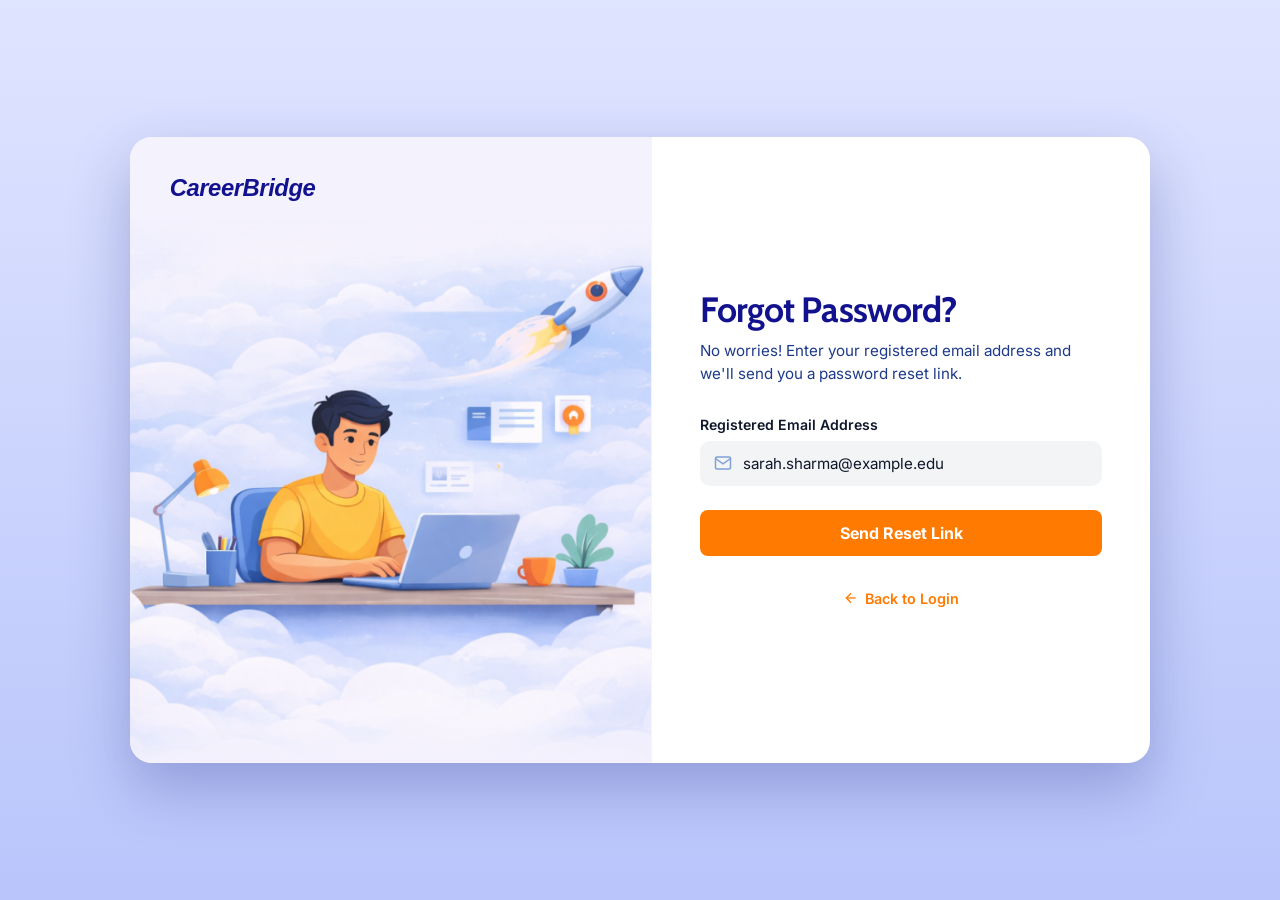
<file: careerbridge-ui/forgot-password.html>
<!DOCTYPE html>
<html lang="en">
<head>
  <meta charset="UTF-8">
  <meta name="viewport" content="width=device-width, initial-scale=1.0">
  <title>Reset Password - CareerBridge</title>
  <link rel="icon" type="image/svg+xml" href="assets/icons/logo.svg">
  <link rel="stylesheet" href="style.css">
</head>
<body>

  <div class="auth-wrapper">
    <div class="auth-container">
      
      <!-- Left Illustration Panel -->
      <div class="auth-sidebar">
        <a href="index.html" class="auth-sidebar-logo">
          <img src="assets/icons/logo.svg" alt="CareerBridge Logo" style="height: 36px;">
        </a>
        <div class="auth-illustration-wrap">
          <img src="assets/images/login-illustration.png" alt="Student at desk with clouds">
        </div>
        <div style="font-size: 0.85rem; color: #1e40af; text-align: center; z-index: 2;">
          Fast, secure, and hassle-free account recovery
        </div>
      </div>

      <!-- Right Form Panel -->
      <div class="auth-form-panel">
        <div class="auth-header">
          <h2>Forgot Password?</h2>
          <p>No worries! Enter your registered email address and we'll send you a password reset link.</p>
        </div>

        <div id="forgot-form-container">
          <form id="forgot-password-form">
            <!-- Email Input -->
            <div class="form-group" style="margin-bottom: 24px;">
              <label class="form-label" for="forgot-email">Registered Email Address</label>
              <div class="input-icon-wrap">
                <span class="input-icon">
                  <svg width="18" height="18" viewBox="0 0 24 24" fill="none" stroke="currentColor" stroke-width="2">
                    <path d="M4 4h16c1.1 0 2 .9 2 2v12c0 1.1-.9 2-2 2H4c-1.1 0-2-.9-2-2V6c0-1.1.9-2 2-2z"/>
                    <polyline points="22,6 12,13 2,6"/>
                  </svg>
                </span>
                <input type="email" id="forgot-email" class="form-input" placeholder="e.g. sarah.sharma@example.edu" value="sarah.sharma@example.edu" required>
              </div>
            </div>

            <!-- Submit Button -->
            <button type="submit" class="btn btn-primary-orange btn-block" style="padding: 13px; font-size: 1rem;">
              Send Reset Link
            </button>
          </form>
        </div>

        <!-- Animated Success Box (revealed on submit) -->
        <div id="forgot-success-box" style="display: none; text-align: center; padding: 24px 16px; background: #ecfdf5; border: 1.5px solid #a7f3d0; border-radius: var(--radius-lg); margin-bottom: 20px;">
          <div class="ico-tile" style="font-size: 2.4rem; margin-bottom: 8px;"><svg class="ui-i" width="33" height="33" viewBox="0 0 24 24" fill="none" stroke="currentColor" stroke-width="1.9" stroke-linecap="round" stroke-linejoin="round" aria-hidden="true"><path d="M4 4h16c1.1 0 2 .9 2 2v12c0 1.1-.9 2-2 2H4c-1.1 0-2-.9-2-2V6c0-1.1.9-2 2-2z"/><polyline points="22,6 12,13 2,6"/></svg></div>
          <h3 style="font-size: 1.2rem; color: #065f46; margin-bottom: 6px;">Reset Link Sent!</h3>
          <p style="font-size: 0.9rem; color: #047857; margin-bottom: 14px;">
            We've sent an email to <strong id="sent-email-target">your email</strong> with instructions to reset your password.
          </p>
          <a href="login.html" class="btn btn-primary-blue btn-sm">Return to Login</a>
        </div>

        <div class="auth-footer" style="margin-top: 32px;">
          <a href="login.html" class="link-orange" style="display: inline-flex; align-items: center; gap: 6px;">
            <svg width="16" height="16" viewBox="0 0 24 24" fill="none" stroke="currentColor" stroke-width="2">
              <line x1="19" y1="12" x2="5" y2="12"></line>
              <polyline points="12 19 5 12 12 5"></polyline>
            </svg>
            Back to Login
          </a>
        </div>
      </div>

    </div>
  </div>

  <script src="script.js"></script>
</body>
</html>
</file>
<file: careerbridge-ui/style.css>
/* ==========================================================================
   CareerBridge - Design System & Modern UI Stylesheet
   Pure HTML5, CSS3 & Vanilla JS
   Ultra-Professional, Premium, High-Converting SaaS Visual System
   ========================================================================== */

@import url('https://fonts.googleapis.com/css2?family=Cabin:ital,wght@0,500;0,600;0,700;1,700&family=Inter:wght@400;500;600;700;800&display=swap');

/* --- CSS Variables & Theming Tokens --- */
:root {
  /* Brand Palettes */
  --primary: #2563eb;
  --primary-hover: #1d4ed8;
  --primary-light: #eff6ff;
  --primary-navy: #090d16;
  --primary-navy-dark: #050811;

  /* Sidebar Theming */
  --sidebar-bg: #0d1527;
  --sidebar-hover: #172340;
  --sidebar-active: #1e3a8a;
  --sidebar-text: #94a3b8;
  --sidebar-text-active: #ffffff;

  /* Orange Vibrant Accent */
  --orange: #f97316;
  --orange-hover: #ea580c;
  --orange-active: #c2410c;
  --orange-light: #fff7ed;
  --orange-shadow: rgba(249, 115, 22, 0.28);

  /* Backgrounds & Surfaces (Light Mode) */
  --bg-body: #f8fafc;
  --bg-card: #ffffff;
  --bg-subtle: #f1f5f9;
  --bg-input: #ffffff;
  --border-color: #e2e8f0;
  --border-subtle: #edf2f7;

  /* Typography Colors */
  --text-primary: #0f172a;
  --text-secondary: #475569;
  --text-muted: #64748b;
  --text-white: #ffffff;

  /* Status Colors */
  --success: #10b981;
  --success-light: #ecfdf5;
  --warning: #f59e0b;
  --warning-light: #fffbeb;
  --danger: #ef4444;
  --danger-light: #fef2f2;
  --info: #0ea5e9;
  --info-light: #f0f9ff;
  --purple: #8b5cf6;
  --purple-light: #f5f3ff;

  /* Premium Elevated Shadows */
  --shadow-xs: 0 1px 2px rgba(15, 23, 42, 0.04);
  --shadow-sm: 0 1px 3px rgba(15, 23, 42, 0.06), 0 1px 2px rgba(15, 23, 42, 0.04);
  --shadow-md: 0 4px 14px rgba(15, 23, 42, 0.06), 0 2px 4px rgba(15, 23, 42, 0.03);
  --shadow-lg: 0 12px 28px -4px rgba(15, 23, 42, 0.08), 0 4px 8px -2px rgba(15, 23, 42, 0.04);
  --shadow-xl: 0 24px 48px -12px rgba(15, 23, 42, 0.16);
  --shadow-orange-btn: 0 6px 18px rgba(249, 115, 22, 0.32);
  --shadow-blue-btn: 0 6px 18px rgba(37, 99, 235, 0.28);

  /* Radius Tokens */
  --radius-xs: 4px;
  --radius-sm: 8px;
  --radius-md: 12px;
  --radius-lg: 16px;
  --radius-xl: 24px;
  --radius-full: 9999px;

  /* Transitions */
  --transition-fast: 0.15s ease;
  --transition-normal: 0.22s cubic-bezier(0.16, 1, 0.3, 1);
  --transition-smooth: 0.35s cubic-bezier(0.16, 1, 0.3, 1);
}

/* --- Dark Theme Overrides --- */
[data-theme="dark"] {
  --bg-body: #0b1120;
  --bg-card: #151e34;
  --bg-subtle: #1c2744;
  --bg-input: #111a30;
  --border-color: #243152;
  --border-subtle: #1e2942;

  --text-primary: #f8fafc;
  --text-secondary: #cbd5e1;
  --text-muted: #64748b;

  --shadow-sm: 0 1px 3px rgba(0, 0, 0, 0.3);
  --shadow-md: 0 4px 14px rgba(0, 0, 0, 0.35);
  --shadow-lg: 0 12px 28px rgba(0, 0, 0, 0.45);
}

/* --- Reset & Base Styles --- */
*, *::before, *::after {
  box-sizing: border-box;
  margin: 0;
  padding: 0;
}

html {
  font-family: 'Inter', -apple-system, BlinkMacSystemFont, "Segoe UI", Roboto, sans-serif;
  color: var(--text-primary);
  background-color: var(--bg-body);
  line-height: 1.5;
  -webkit-font-smoothing: antialiased;
  -moz-osx-font-smoothing: grayscale;
  scroll-behavior: smooth;
}

body {
  min-height: 100vh;
  display: flex;
  flex-direction: column;
}

img {
  display: block;
  max-width: 100%;
  height: auto;
}

svg {
  display: inline-block;
  vertical-align: middle;
  flex-shrink: 0;
}

a {
  color: inherit;
  text-decoration: none;
}

button, input, select, textarea {
  font-family: inherit;
  font-size: inherit;
  outline: none;
}

button {
  cursor: pointer;
  border: none;
  background: none;
}

/* --- Typography --- */
h1, h2, h3, h4, h5, h6 {
  font-weight: 700;
  line-height: 1.25;
  color: var(--text-primary);
  letter-spacing: -0.015em;
}

p {
  color: var(--text-secondary);
}

/* ==========================================================================
   Buttons & Interactive Elements
   ========================================================================== */
.btn {
  display: inline-flex;
  align-items: center;
  justify-content: center;
  gap: 8px;
  font-weight: 600;
  font-size: 0.94rem;
  padding: 10px 22px;
  border-radius: var(--radius-full);
  transition: all var(--transition-normal);
  white-space: nowrap;
  user-select: none;
}

.btn:active {
  transform: scale(0.98);
}

.btn-primary-orange {
  background: linear-gradient(135deg, #f97316 0%, #ea580c 100%);
  color: var(--text-white);
  box-shadow: var(--shadow-orange-btn);
  border: 1px solid rgba(255, 255, 255, 0.15);
}

.btn-primary-orange:hover {
  background: linear-gradient(135deg, #fb923c 0%, #ea580c 100%);
  box-shadow: 0 8px 24px rgba(249, 115, 22, 0.42);
  transform: translateY(-1.5px);
}

.btn-primary-blue {
  background: linear-gradient(135deg, #3b82f6 0%, #2563eb 100%);
  color: var(--text-white);
  box-shadow: var(--shadow-blue-btn);
  border: 1px solid rgba(255, 255, 255, 0.15);
}

.btn-primary-blue:hover {
  background: linear-gradient(135deg, #60a5fa 0%, #1d4ed8 100%);
  box-shadow: 0 8px 24px rgba(37, 99, 235, 0.4);
  transform: translateY(-1.5px);
}

.btn-outline-white {
  background: rgba(255, 255, 255, 0.1);
  border: 1.5px solid rgba(255, 255, 255, 0.35);
  color: var(--text-white);
  backdrop-filter: blur(10px);
}

.btn-outline-white:hover {
  background: rgba(255, 255, 255, 0.22);
  border-color: var(--text-white);
  transform: translateY(-1px);
}

.btn-outline {
  background: var(--bg-card);
  border: 1.5px solid var(--border-color);
  color: var(--text-primary);
  box-shadow: var(--shadow-xs);
}

.btn-outline:hover {
  background: var(--bg-subtle);
  border-color: var(--primary);
  color: var(--primary);
  transform: translateY(-1px);
}

.btn-ghost {
  background: transparent;
  color: var(--text-secondary);
}

.btn-ghost:hover {
  background: var(--bg-subtle);
  color: var(--text-primary);
}

.btn-sm {
  padding: 7px 16px;
  font-size: 0.86rem;
  border-radius: var(--radius-md);
}

.btn-icon {
  width: 40px;
  height: 40px;
  padding: 0;
  border-radius: var(--radius-md);
  display: inline-flex;
  align-items: center;
  justify-content: center;
  background: var(--bg-card);
  border: 1px solid var(--border-color);
  color: var(--text-secondary);
  transition: all var(--transition-fast);
  box-shadow: var(--shadow-xs);
}

.btn-icon:hover {
  background: var(--bg-subtle);
  color: var(--primary);
  border-color: var(--primary);
  transform: translateY(-1px);
}

.btn-block {
  width: 100%;
}

/* Badges */
.badge {
  display: inline-flex;
  align-items: center;
  gap: 5px;
  font-size: 0.76rem;
  font-weight: 700;
  text-transform: uppercase;
  letter-spacing: 0.04em;
  padding: 4px 10px;
  border-radius: var(--radius-full);
}

.badge-blue { background: #dbeafe; color: #1d4ed8; }
.badge-green { background: #d1fae5; color: #047857; }
.badge-orange { background: #ffedd5; color: #c2410c; }
.badge-purple { background: #f3e8ff; color: #7e22ce; }
.badge-yellow { background: #fef3c7; color: #b45309; }

[data-theme="dark"] .badge-blue { background: #1e3a8a; color: #bfdbfe; }
[data-theme="dark"] .badge-green { background: #064e3b; color: #a7f3d0; }
[data-theme="dark"] .badge-orange { background: #7c2d12; color: #fed7aa; }

/* ==========================================================================
   Public Site: Navigation Bar & Header
   ========================================================================== */
.site-header {
  position: sticky;
  top: 0;
  z-index: 50;
  background: rgba(255, 255, 255, 0.94);
  backdrop-filter: blur(16px);
  border-bottom: 1px solid var(--border-color);
  transition: background var(--transition-normal);
}

[data-theme="dark"] .site-header {
  background: rgba(11, 17, 32, 0.94);
}

.nav-container {
  max-width: 1240px;
  margin: 0 auto;
  padding: 14px 24px;
  display: flex;
  align-items: center;
  justify-content: space-between;
}

.brand-logo {
  display: flex;
  align-items: center;
  gap: 8px;
  text-decoration: none;
}

.brand-logo img, .brand-logo svg {
  height: 38px;
  width: auto;
}

.nav-menu {
  display: flex;
  align-items: center;
  gap: 32px;
  list-style: none;
}

.nav-link {
  font-size: 0.95rem;
  font-weight: 500;
  color: var(--text-secondary);
  transition: color var(--transition-fast);
  position: relative;
  padding: 6px 0;
}

.nav-link:hover, .nav-link.active {
  color: var(--primary);
}

.nav-link.active::after {
  content: "";
  position: absolute;
  bottom: 0;
  left: 0;
  right: 0;
  height: 2px;
  background: var(--primary);
  border-radius: 2px;
}

.nav-actions {
  display: flex;
  align-items: center;
  gap: 12px;
}

.hamburger-btn {
  display: none;
  font-size: 1.5rem;
  background: none;
  border: none;
  color: var(--text-primary);
  padding: 6px;
}

/* ==========================================================================
   Landing Page (index.html)
   ========================================================================== */
.hero-section {
  max-width: 1240px;
  margin: 24px auto 48px;
  padding: 0 24px;
}

.hero-card {
  background: linear-gradient(135deg, #090e1f 0%, #0f1d40 45%, #1e3a8a 100%);
  border-radius: var(--radius-xl);
  padding: 56px 48px;
  color: var(--text-white);
  display: grid;
  grid-template-columns: 1.15fr 0.85fr;
  align-items: center;
  gap: 40px;
  position: relative;
  overflow: hidden;
  box-shadow: 0 24px 48px rgba(13, 21, 39, 0.35);
  border: 1px solid rgba(255, 255, 255, 0.1);
}

.hero-content {
  position: relative;
  z-index: 2;
}

.hero-pill {
  display: inline-flex;
  align-items: center;
  gap: 8px;
  background: rgba(255, 255, 255, 0.12);
  border: 1px solid rgba(255, 255, 255, 0.22);
  border-radius: var(--radius-full);
  padding: 6px 14px;
  font-size: 0.85rem;
  font-weight: 600;
  color: #fed7aa;
  margin-bottom: 20px;
  backdrop-filter: blur(8px);
}

.hero-title {
  font-size: 3rem;
  font-weight: 800;
  line-height: 1.15;
  color: #ffffff;
  margin-bottom: 18px;
  letter-spacing: -0.025em;
}

.hero-subtitle {
  font-size: 1.15rem;
  line-height: 1.6;
  color: #cbd5e1;
  margin-bottom: 32px;
  max-width: 520px;
}

.hero-cta-group {
  display: flex;
  align-items: center;
  gap: 16px;
  flex-wrap: wrap;
}

.hero-visual {
  position: relative;
  display: flex;
  justify-content: center;
  align-items: center;
}

.hero-visual img {
  width: 100%;
  max-height: 420px;
  object-fit: contain;
  filter: drop-shadow(0 20px 40px rgba(0, 0, 0, 0.5));
}

/* Stats Metric Strip */
.stats-strip {
  max-width: 1240px;
  margin: 0 auto 56px;
  padding: 0 24px;
  display: grid;
  grid-template-columns: repeat(3, 1fr);
  gap: 24px;
}

.stat-card {
  background: var(--bg-card);
  border: 1px solid var(--border-color);
  border-radius: var(--radius-lg);
  padding: 24px 28px;
  display: flex;
  align-items: center;
  gap: 20px;
  box-shadow: var(--shadow-sm);
  transition: all var(--transition-normal);
}

.stat-card:hover {
  transform: translateY(-3px);
  border-color: var(--primary);
  box-shadow: var(--shadow-md);
}

.stat-icon {
  width: 54px;
  height: 54px;
  border-radius: var(--radius-md);
  display: flex;
  align-items: center;
  justify-content: center;
  flex-shrink: 0;
}

.stat-icon-blue { background: #eff6ff; color: #2563eb; }
.stat-icon-orange { background: #fff7ed; color: #ea580c; }
.stat-icon-purple { background: #faf5ff; color: #9333ea; }

.stat-number {
  font-size: 1.9rem;
  font-weight: 800;
  color: var(--text-primary);
  line-height: 1.1;
  margin-bottom: 4px;
  letter-spacing: -0.02em;
}

.stat-label {
  font-size: 0.92rem;
  color: var(--text-secondary);
}

/* Sections Common */
.content-section {
  max-width: 1240px;
  margin: 0 auto 64px;
  padding: 0 24px;
}

.section-header {
  margin-bottom: 36px;
  text-align: left;
}

.section-header.text-center {
  text-align: center;
}

.section-tag {
  color: var(--primary);
  font-weight: 700;
  font-size: 0.85rem;
  text-transform: uppercase;
  letter-spacing: 0.05em;
  margin-bottom: 8px;
}

.section-title {
  font-size: 2.1rem;
  font-weight: 800;
  letter-spacing: -0.025em;
  margin-bottom: 8px;
}

.section-subtitle {
  font-size: 1.05rem;
  color: var(--text-secondary);
  max-width: 600px;
}

.text-center .section-subtitle {
  margin: 0 auto;
}

/* Career Cards Grid */
.cards-grid-3 {
  display: grid;
  grid-template-columns: repeat(3, 1fr);
  gap: 24px;
}

.career-card {
  background: var(--bg-card);
  border: 1px solid var(--border-color);
  border-radius: var(--radius-lg);
  padding: 28px;
  display: flex;
  flex-direction: column;
  transition: all var(--transition-normal);
  box-shadow: var(--shadow-sm);
  position: relative;
}

.career-card:hover {
  transform: translateY(-4px);
  box-shadow: var(--shadow-lg);
  border-color: var(--primary);
}

.card-top-icon {
  width: 48px;
  height: 48px;
  border-radius: var(--radius-md);
  display: flex;
  align-items: center;
  justify-content: center;
  margin-bottom: 20px;
}

.career-card-title {
  font-size: 1.25rem;
  font-weight: 700;
  margin-bottom: 10px;
}

.career-card-desc {
  font-size: 0.94rem;
  color: var(--text-secondary);
  line-height: 1.55;
  margin-bottom: 20px;
  flex-grow: 1;
}

.tag-cloud {
  display: flex;
  flex-wrap: wrap;
  gap: 8px;
  margin-bottom: 22px;
}

.tag {
  background: var(--bg-subtle);
  color: var(--text-secondary);
  font-size: 0.8rem;
  font-weight: 600;
  padding: 4px 10px;
  border-radius: var(--radius-xs);
  border: 1px solid var(--border-color);
}

/* Micro-Internship Cards */
.internship-card {
  background: var(--bg-card);
  border: 1px solid var(--border-color);
  border-radius: var(--radius-lg);
  padding: 26px;
  display: flex;
  flex-direction: column;
  transition: all var(--transition-normal);
  box-shadow: var(--shadow-sm);
}

.internship-card:hover {
  transform: translateY(-4px);
  box-shadow: var(--shadow-lg);
  border-color: var(--orange);
}

.internship-header {
  display: flex;
  align-items: center;
  gap: 14px;
  margin-bottom: 16px;
}

.company-logo-wrap {
  width: 50px;
  height: 50px;
  border-radius: var(--radius-md);
  overflow: hidden;
  flex-shrink: 0;
  box-shadow: var(--shadow-xs);
}

.company-info h4 {
  font-size: 1.05rem;
  font-weight: 700;
  margin-bottom: 2px;
}

.company-meta {
  font-size: 0.84rem;
  color: var(--text-muted);
  display: flex;
  align-items: center;
  gap: 8px;
}

.internship-title {
  font-size: 1.2rem;
  font-weight: 700;
  margin-bottom: 10px;
  color: var(--text-primary);
}

.internship-desc {
  font-size: 0.93rem;
  color: var(--text-secondary);
  line-height: 1.5;
  margin-bottom: 18px;
  flex-grow: 1;
}

.internship-pills {
  display: flex;
  align-items: center;
  justify-content: space-between;
  padding-top: 16px;
  border-top: 1px solid var(--border-color);
  margin-top: auto;
}

.reward-info {
  display: flex;
  flex-direction: column;
}

.reward-amount {
  font-size: 1.25rem;
  font-weight: 800;
  color: var(--orange);
}

.reward-duration {
  font-size: 0.8rem;
  color: var(--text-muted);
}

/* Bottom Launch CTA Banner */
.launch-cta-card {
  background: linear-gradient(135deg, #090e1f 0%, #172554 50%, #1e3a8a 100%);
  border: 1px solid rgba(255, 255, 255, 0.12);
  border-radius: var(--radius-xl);
  padding: 56px 40px;
  text-align: center;
  box-shadow: var(--shadow-lg);
  color: #ffffff;
}

.launch-cta-title {
  font-size: 2.3rem;
  font-weight: 800;
  margin-bottom: 12px;
  letter-spacing: -0.025em;
  color: #ffffff;
}

.launch-cta-subtitle {
  font-size: 1.1rem;
  color: #cbd5e1;
  max-width: 580px;
  margin: 0 auto 28px;
}

/* Footer */
.site-footer {
  background: var(--primary-navy);
  color: #94a3b8;
  padding: 64px 24px 32px;
  margin-top: auto;
  border-top: 1px solid #1e293b;
}

.footer-container {
  max-width: 1240px;
  margin: 0 auto;
  display: grid;
  grid-template-columns: 1.5fr repeat(3, 1fr);
  gap: 40px;
  margin-bottom: 48px;
}

.footer-col h5 {
  color: var(--text-white);
  font-size: 0.98rem;
  font-weight: 700;
  margin-bottom: 18px;
  letter-spacing: 0.02em;
}

.footer-links {
  list-style: none;
  display: flex;
  flex-direction: column;
  gap: 12px;
}

.footer-links a {
  font-size: 0.9rem;
  color: #cbd5e1;
  transition: color var(--transition-fast);
}

.footer-links a:hover {
  color: var(--orange);
}

.footer-bottom {
  max-width: 1240px;
  margin: 0 auto;
  padding-top: 28px;
  border-top: 1px solid #1e293b;
  display: flex;
  align-items: center;
  justify-content: space-between;
  font-size: 0.86rem;
}

/* ==========================================================================
   Auth Pages Layout (login.html, signup.html, forgot-password.html)
   ========================================================================== */
.auth-wrapper {
  min-height: 100vh;
  display: flex;
  align-items: center;
  justify-content: center;
  padding: 32px 20px;
  background: linear-gradient(135deg, #090e1f 0%, #0f172a 50%, #0d1527 100%);
}

.auth-container {
  width: 100%;
  max-width: 1020px;
  background: var(--bg-card);
  border-radius: var(--radius-xl);
  overflow: hidden;
  box-shadow: var(--shadow-xl);
  display: grid;
  grid-template-columns: 1.05fr 1fr;
  min-height: 590px;
  border: 1px solid var(--border-color);
}

.auth-sidebar {
  background: linear-gradient(180deg, #0a0f1d 0%, #0f1d40 100%);
  padding: 40px;
  display: flex;
  flex-direction: column;
  justify-content: space-between;
  position: relative;
  overflow: hidden;
  border-right: 1px solid rgba(255, 255, 255, 0.08);
}

.auth-sidebar-logo {
  display: flex;
  align-items: center;
  gap: 10px;
  z-index: 2;
}

.auth-illustration-wrap {
  display: flex;
  align-items: center;
  justify-content: center;
  margin: auto 0;
  z-index: 2;
}

.auth-illustration-wrap img {
  max-width: 380px;
  width: 100%;
}

.auth-form-panel {
  padding: 48px 48px;
  display: flex;
  flex-direction: column;
  justify-content: center;
}

.auth-header {
  margin-bottom: 28px;
}

.auth-header h2 {
  font-size: 1.95rem;
  font-weight: 800;
  margin-bottom: 8px;
  letter-spacing: -0.025em;
}

.auth-header p {
  font-size: 0.95rem;
  color: var(--text-secondary);
}

.form-group {
  margin-bottom: 18px;
}

.form-label {
  display: block;
  font-size: 0.88rem;
  font-weight: 600;
  margin-bottom: 6px;
  color: var(--text-primary);
}

.input-icon-wrap {
  position: relative;
  display: flex;
  align-items: center;
}

.input-icon {
  position: absolute;
  left: 14px;
  color: var(--text-muted);
  pointer-events: none;
  display: flex;
  align-items: center;
}

.form-input {
  width: 100%;
  padding: 12px 14px 12px 42px;
  background: var(--bg-input);
  border: 1.5px solid var(--border-color);
  border-radius: var(--radius-md);
  font-size: 0.95rem;
  color: var(--text-primary);
  transition: all var(--transition-fast);
}

.form-input:focus {
  border-color: var(--primary);
  box-shadow: 0 0 0 3px rgba(37, 99, 235, 0.15);
}

.form-input-noicon {
  padding-left: 14px;
}

.input-action-btn {
  position: absolute;
  right: 14px;
  background: none;
  border: none;
  color: var(--text-muted);
  cursor: pointer;
  padding: 4px;
  display: flex;
  align-items: center;
}

.input-action-btn:hover {
  color: var(--text-primary);
}

.form-row-space {
  display: flex;
  align-items: center;
  justify-content: space-between;
  margin-bottom: 24px;
  font-size: 0.88rem;
}

.form-checkbox {
  display: flex;
  align-items: center;
  gap: 8px;
  cursor: pointer;
  color: var(--text-secondary);
}

.form-checkbox input[type="checkbox"] {
  width: 16px;
  height: 16px;
  accent-color: var(--primary);
  cursor: pointer;
}

.link-orange {
  color: var(--orange);
  font-weight: 600;
  transition: color var(--transition-fast);
}

.link-orange:hover {
  color: var(--orange-hover);
  text-decoration: underline;
}

.divider-or {
  display: flex;
  align-items: center;
  margin: 20px 0;
  color: var(--text-muted);
  font-size: 0.82rem;
  text-transform: uppercase;
  letter-spacing: 0.05em;
}

.divider-or::before, .divider-or::after {
  content: "";
  flex: 1;
  height: 1px;
  background: var(--border-color);
}

.divider-or span {
  padding: 0 12px;
}

.btn-social {
  width: 100%;
  padding: 11px;
  border: 1.5px solid var(--border-color);
  border-radius: var(--radius-full);
  display: flex;
  align-items: center;
  justify-content: center;
  gap: 10px;
  font-weight: 600;
  font-size: 0.92rem;
  color: var(--text-primary);
  background: var(--bg-card);
  transition: all var(--transition-fast);
}

.btn-social:hover {
  background: var(--bg-subtle);
  border-color: #cbd5e1;
}

.auth-footer {
  margin-top: 24px;
  text-align: center;
  font-size: 0.9rem;
  color: var(--text-secondary);
}

/* ==========================================================================
   App Layout (Dashboard, Careers, Internships, Tasks, Progress, Profile, Settings)
   ========================================================================== */
.app-wrapper {
  display: flex;
  min-height: 100vh;
  background: var(--bg-body);
}

/* Sidebar Navigation */
.app-sidebar {
  width: 260px;
  background: var(--sidebar-bg);
  color: var(--sidebar-text);
  display: flex;
  flex-direction: column;
  flex-shrink: 0;
  position: sticky;
  top: 0;
  height: 100vh;
  z-index: 40;
  transition: transform var(--transition-normal);
  border-right: 1px solid rgba(255, 255, 255, 0.06);
}

.sidebar-header {
  padding: 24px 20px 20px;
  display: flex;
  align-items: center;
  justify-content: space-between;
}

.sidebar-menu {
  list-style: none;
  padding: 12px 14px;
  display: flex;
  flex-direction: column;
  gap: 6px;
  flex-grow: 1;
  overflow-y: auto;
}

.sidebar-item a {
  display: flex;
  align-items: center;
  gap: 12px;
  padding: 11px 16px;
  border-radius: var(--radius-md);
  font-size: 0.93rem;
  font-weight: 600;
  color: var(--sidebar-text);
  transition: all var(--transition-fast);
  position: relative;
}

.sidebar-item a:hover {
  color: #ffffff;
  background: var(--sidebar-hover);
}

.sidebar-item.active a {
  color: #ffffff;
  background: var(--sidebar-active);
  box-shadow: 0 4px 12px rgba(30, 58, 138, 0.4);
}

.sidebar-item.active a::before {
  content: "";
  position: absolute;
  left: 0;
  top: 8px;
  bottom: 8px;
  width: 4px;
  background: var(--orange);
  border-radius: 0 4px 4px 0;
}

.sidebar-icon {
  display: flex;
  align-items: center;
  justify-content: center;
  width: 20px;
  height: 20px;
  color: currentColor;
}

.sidebar-footer {
  padding: 18px 20px;
  border-top: 1px solid rgba(255, 255, 255, 0.08);
}

.sidebar-logout-btn {
  width: 100%;
  display: flex;
  align-items: center;
  gap: 10px;
  color: #f87171;
  font-weight: 600;
  font-size: 0.9rem;
  padding: 10px 14px;
  border-radius: var(--radius-md);
  transition: background var(--transition-fast);
}

.sidebar-logout-btn:hover {
  background: rgba(239, 68, 68, 0.12);
  color: #ef4444;
}

/* Main Application Area */
.app-main {
  flex-grow: 1;
  display: flex;
  flex-direction: column;
  min-width: 0;
  height: 100vh;
  overflow-y: auto;
}

/* Top App Bar */
.app-topbar {
  background: var(--bg-card);
  border-bottom: 1px solid var(--border-color);
  padding: 14px 32px;
  display: flex;
  align-items: center;
  justify-content: space-between;
  position: sticky;
  top: 0;
  z-index: 30;
}

.topbar-search-wrap {
  position: relative;
  width: 380px;
}

.topbar-search-input {
  width: 100%;
  padding: 10px 16px 10px 40px;
  background: var(--bg-input);
  border: 1.5px solid var(--border-color);
  border-radius: var(--radius-full);
  font-size: 0.9rem;
  color: var(--text-primary);
  transition: all var(--transition-fast);
}

.topbar-search-input:focus {
  border-color: var(--primary);
  box-shadow: 0 0 0 3px rgba(37, 99, 235, 0.12);
}

.topbar-search-icon {
  position: absolute;
  left: 14px;
  top: 50%;
  transform: translateY(-50%);
  color: var(--text-muted);
  display: flex;
  align-items: center;
}

.topbar-actions {
  display: flex;
  align-items: center;
  gap: 16px;
}

/* Notification Button with badge */
.notif-btn-wrap {
  position: relative;
}

.notif-counter {
  position: absolute;
  top: -2px;
  right: -2px;
  background: var(--orange);
  color: #ffffff;
  font-size: 0.7rem;
  font-weight: 800;
  width: 18px;
  height: 18px;
  border-radius: 50%;
  display: flex;
  align-items: center;
  justify-content: center;
  border: 2px solid var(--bg-card);
}

/* User Profile Badge in Topbar */
.topbar-profile-pill {
  display: flex;
  align-items: center;
  gap: 12px;
  padding: 4px 12px 4px 4px;
  border-radius: var(--radius-full);
  background: var(--bg-subtle);
  border: 1px solid var(--border-color);
  cursor: pointer;
  transition: all var(--transition-fast);
}

.topbar-profile-pill:hover {
  background: var(--border-subtle);
  border-color: var(--primary);
}

.topbar-avatar {
  width: 36px;
  height: 36px;
  border-radius: 50%;
  object-fit: cover;
  border: 1.5px solid var(--primary);
}

.topbar-user-info {
  display: flex;
  flex-direction: column;
  text-align: left;
}

.topbar-user-name {
  font-size: 0.88rem;
  font-weight: 700;
  line-height: 1.2;
}

.topbar-user-role {
  font-size: 0.75rem;
  color: var(--text-muted);
}

/* Notification Dropdown Menu */
.notif-dropdown {
  position: absolute;
  top: 52px;
  right: 0;
  width: 320px;
  background: var(--bg-card);
  border: 1px solid var(--border-color);
  border-radius: var(--radius-lg);
  box-shadow: var(--shadow-xl);
  padding: 16px;
  display: none;
  z-index: 100;
}

.notif-dropdown.show {
  display: block;
}

.notif-dropdown-header {
  display: flex;
  align-items: center;
  justify-content: space-between;
  padding-bottom: 12px;
  border-bottom: 1px solid var(--border-color);
  margin-bottom: 12px;
}

.notif-dropdown-header h5 {
  font-size: 0.95rem;
}

.notif-list {
  display: flex;
  flex-direction: column;
  gap: 10px;
}

.notif-item {
  padding: 10px;
  border-radius: var(--radius-md);
  background: var(--bg-subtle);
  font-size: 0.85rem;
  display: flex;
  flex-direction: column;
  gap: 4px;
}

.notif-item.unread {
  border-left: 3px solid var(--orange);
}

.notif-time {
  font-size: 0.72rem;
  color: var(--text-muted);
}

/* App Content Area */
.app-content {
  padding: 32px;
  max-width: 1280px;
  width: 100%;
  margin: 0 auto;
}

/* Dashboard Banner Card */
.dashboard-banner {
  background: linear-gradient(135deg, #0f1d40 0%, #1e3a8a 60%, #2563eb 100%);
  border-radius: var(--radius-xl);
  padding: 36px 40px;
  color: #ffffff;
  display: flex;
  align-items: center;
  justify-content: space-between;
  margin-bottom: 28px;
  box-shadow: 0 16px 36px rgba(15, 29, 64, 0.25);
  border: 1px solid rgba(255, 255, 255, 0.12);
}

.dashboard-banner-content h2 {
  color: #ffffff;
  font-size: 1.85rem;
  margin-bottom: 8px;
}

.dashboard-banner-content p {
  color: #cbd5e1;
  font-size: 1rem;
  margin-bottom: 20px;
  max-width: 520px;
}

.dashboard-banner-visual {
  display: none;
}

@media (min-width: 900px) {
  .dashboard-banner-visual {
    display: block;
  }
}

/* Track Progress Card */
.track-progress-card {
  background: var(--bg-card);
  border: 1px solid var(--border-color);
  border-radius: var(--radius-lg);
  padding: 24px 28px;
  margin-bottom: 28px;
  box-shadow: var(--shadow-sm);
}

.track-progress-header {
  display: flex;
  align-items: center;
  justify-content: space-between;
  margin-bottom: 16px;
}

.track-title-wrap h4 {
  font-size: 1.15rem;
  margin-bottom: 4px;
}

.track-milestone-text {
  font-size: 0.9rem;
  color: var(--text-secondary);
}

.progress-bar-wrap {
  width: 100%;
  height: 10px;
  background: var(--bg-subtle);
  border-radius: var(--radius-full);
  overflow: hidden;
  margin-bottom: 12px;
}

.progress-bar-fill {
  height: 100%;
  background: linear-gradient(90deg, #2563eb 0%, #f97316 100%);
  border-radius: var(--radius-full);
  transition: width 1s cubic-bezier(0.16, 1, 0.3, 1);
}

.track-progress-footer {
  display: flex;
  align-items: center;
  justify-content: space-between;
  font-size: 0.85rem;
  color: var(--text-muted);
}

/* Dashboard Metric Cards Grid */
.dashboard-stats-grid {
  display: grid;
  grid-template-columns: repeat(4, 1fr);
  gap: 20px;
  margin-bottom: 32px;
}

.dash-stat-card {
  background: var(--bg-card);
  border: 1px solid var(--border-color);
  border-radius: var(--radius-lg);
  padding: 20px;
  box-shadow: var(--shadow-sm);
  display: flex;
  flex-direction: column;
  justify-content: space-between;
  transition: transform var(--transition-fast);
}

.dash-stat-card:hover {
  transform: translateY(-2px);
  box-shadow: var(--shadow-md);
}

.dash-stat-top {
  display: flex;
  align-items: center;
  justify-content: space-between;
  margin-bottom: 14px;
}

.dash-stat-title {
  font-size: 0.84rem;
  color: var(--text-muted);
  font-weight: 700;
  text-transform: uppercase;
  letter-spacing: 0.04em;
}

.dash-stat-val {
  font-size: 1.7rem;
  font-weight: 800;
  color: var(--text-primary);
  margin-bottom: 4px;
  letter-spacing: -0.02em;
}

.dash-stat-sub {
  font-size: 0.82rem;
  color: var(--text-secondary);
}

/* Readiness Gauge SVG */
.readiness-gauge-wrap {
  display: flex;
  align-items: center;
  gap: 16px;
}

.gauge-svg {
  width: 72px;
  height: 72px;
}

/* Tabs Header */
.tabs-header {
  display: flex;
  align-items: center;
  gap: 10px;
  border-bottom: 1px solid var(--border-color);
  margin-bottom: 28px;
  overflow-x: auto;
  padding-bottom: 4px;
}

.tab-btn {
  padding: 10px 18px;
  font-size: 0.92rem;
  font-weight: 600;
  color: var(--text-secondary);
  border-radius: var(--radius-md);
  transition: all var(--transition-fast);
  white-space: nowrap;
}

.tab-btn:hover {
  color: var(--text-primary);
  background: var(--bg-subtle);
}

.tab-btn.active {
  color: var(--primary);
  background: #eff6ff;
}

[data-theme="dark"] .tab-btn.active {
  background: #1e3a8a;
  color: #ffffff;
}

/* Task Cards / Table */
.task-card-list {
  display: flex;
  flex-direction: column;
  gap: 16px;
}

.task-card {
  background: var(--bg-card);
  border: 1px solid var(--border-color);
  border-radius: var(--radius-lg);
  padding: 22px 26px;
  display: flex;
  align-items: center;
  justify-content: space-between;
  box-shadow: var(--shadow-sm);
  transition: all var(--transition-fast);
}

.task-card:hover {
  border-color: var(--primary);
  box-shadow: var(--shadow-md);
}

.task-info-left {
  display: flex;
  align-items: center;
  gap: 18px;
}

.task-status-indicator {
  width: 12px;
  height: 12px;
  border-radius: 50%;
  flex-shrink: 0;
}

.status-in-progress { background: #f59e0b; box-shadow: 0 0 0 3px rgba(245, 158, 11, 0.2); }
.status-under-review { background: #3b82f6; box-shadow: 0 0 0 3px rgba(59, 130, 246, 0.2); }
.status-completed { background: #10b981; box-shadow: 0 0 0 3px rgba(16, 185, 129, 0.2); }

.task-details h4 {
  font-size: 1.05rem;
  margin-bottom: 4px;
}

.task-meta {
  font-size: 0.85rem;
  color: var(--text-muted);
  display: flex;
  gap: 16px;
  align-items: center;
}

/* Modals */
.modal-backdrop {
  position: fixed;
  inset: 0;
  background: rgba(9, 13, 22, 0.72);
  backdrop-filter: blur(8px);
  display: none;
  align-items: center;
  justify-content: center;
  z-index: 1000;
  padding: 20px;
}

.modal-backdrop.show {
  display: flex;
}

.modal-window {
  background: var(--bg-card);
  border-radius: var(--radius-xl);
  width: 100%;
  max-width: 580px;
  box-shadow: var(--shadow-xl);
  border: 1px solid var(--border-color);
  animation: modalEnter 0.25s cubic-bezier(0.16, 1, 0.3, 1);
  overflow: hidden;
}

@keyframes modalEnter {
  from { opacity: 0; transform: scale(0.96) translateY(12px); }
  to { opacity: 1; transform: scale(1) translateY(0); }
}

.modal-header {
  padding: 22px 28px;
  border-bottom: 1px solid var(--border-color);
  display: flex;
  align-items: center;
  justify-content: space-between;
}

.modal-header h3 {
  font-size: 1.25rem;
}

.modal-body {
  padding: 28px;
  max-height: 70vh;
  overflow-y: auto;
}

.modal-footer {
  padding: 18px 28px;
  border-top: 1px solid var(--border-color);
  display: flex;
  align-items: center;
  justify-content: flex-end;
  gap: 12px;
}

/* Settings Form Sections */
.settings-section-card {
  background: var(--bg-card);
  border: 1px solid var(--border-color);
  border-radius: var(--radius-lg);
  padding: 28px;
  margin-bottom: 24px;
  box-shadow: var(--shadow-sm);
}

.settings-section-header {
  margin-bottom: 20px;
  padding-bottom: 12px;
  border-bottom: 1px solid var(--border-color);
}

.toggle-row {
  display: flex;
  align-items: center;
  justify-content: space-between;
  padding: 14px 0;
  border-bottom: 1px solid var(--border-color);
}

.toggle-row:last-child {
  border-bottom: none;
}

.toggle-info h5 {
  font-size: 0.95rem;
  margin-bottom: 2px;
}

.toggle-info p {
  font-size: 0.82rem;
  color: var(--text-muted);
}

/* Switch Toggle UI */
.switch {
  position: relative;
  display: inline-block;
  width: 48px;
  height: 26px;
}

.switch input {
  opacity: 0;
  width: 0;
  height: 0;
}

.slider {
  position: absolute;
  cursor: pointer;
  inset: 0;
  background-color: #cbd5e1;
  transition: 0.3s;
  border-radius: 34px;
}

.slider::before {
  position: absolute;
  content: "";
  height: 20px;
  width: 20px;
  left: 3px;
  bottom: 3px;
  background-color: white;
  transition: 0.3s;
  border-radius: 50%;
}

input:checked + .slider {
  background-color: var(--primary);
}

input:checked + .slider::before {
  transform: translateX(22px);
}

/* Toast System */
.toast-container {
  position: fixed;
  bottom: 24px;
  right: 24px;
  display: flex;
  flex-direction: column;
  gap: 10px;
  z-index: 9999;
  pointer-events: none;
}

.toast {
  pointer-events: auto;
  background: var(--primary-navy);
  color: #ffffff;
  padding: 14px 20px;
  border-radius: var(--radius-md);
  box-shadow: var(--shadow-xl);
  display: flex;
  align-items: center;
  gap: 12px;
  font-size: 0.92rem;
  font-weight: 500;
  animation: toastIn 0.3s cubic-bezier(0.16, 1, 0.3, 1);
  border-left: 4px solid var(--orange);
}

.toast.toast-success {
  border-left-color: var(--success);
}

.toast.toast-error {
  border-left-color: var(--danger);
}

@keyframes toastIn {
  from { opacity: 0; transform: translateY(15px); }
  to { opacity: 1; transform: translateY(0); }
}

/* ==========================================================================
   Responsive Breakpoints
   ========================================================================== */
@media (max-width: 1024px) {
  .hero-card {
    grid-template-columns: 1fr;
    text-align: center;
    padding: 40px 24px;
  }
  
  .hero-subtitle {
    margin: 0 auto 28px;
  }
  
  .hero-cta-group {
    justify-content: center;
  }
  
  .cards-grid-3 {
    grid-template-columns: repeat(2, 1fr);
  }
  
  .dashboard-stats-grid {
    grid-template-columns: repeat(2, 1fr);
  }
  
  .footer-container {
    grid-template-columns: repeat(2, 1fr);
  }
}

@media (max-width: 768px) {
  .nav-menu {
    display: none;
  }
  
  .hamburger-btn {
    display: block;
  }
  
  .hero-title {
    font-size: 2.2rem;
  }
  
  .stats-strip {
    grid-template-columns: 1fr;
  }
  
  .cards-grid-3 {
    grid-template-columns: 1fr;
  }
  
  .auth-container {
    grid-template-columns: 1fr;
  }
  
  .auth-sidebar {
    display: none;
  }
  
  .auth-form-panel {
    padding: 32px 24px;
  }
  
  .app-sidebar {
    position: fixed;
    transform: translateX(-100%);
  }
  
  .app-sidebar.open {
    transform: translateX(0);
  }
  
  .app-topbar {
    padding: 12px 16px;
  }
  
  #sidebar-toggle-btn {
    display: flex !important;
  }
  
  .topbar-search-wrap {
    display: none;
  }
  
  .app-content {
    padding: 20px 16px;
  }
  
  .dashboard-banner {
    flex-direction: column;
    text-align: center;
    gap: 20px;
  }
  
  .dashboard-stats-grid {
    grid-template-columns: 1fr;
  }
  
  .footer-container {
    grid-template-columns: 1fr;
  }
  
  .footer-bottom {
    flex-direction: column;
    gap: 12px;
    text-align: center;
  }
}


/* ==========================================================================
   REFERENCE MATCH LAYER - royal blue frame, lavender canvas, flat controls
   (styling only; markup/logic unchanged except image slots)
   ========================================================================== */
:root {
  --royal: #11149c;
  --ink: #12128f;
  --indigo: #3a3ac4;
  --accent: #ff7a00;
  --accent-hover: #e86d00;
  --bg-body: #e8eafc;
  --border-color: #dfe3f5;
  --primary: #3a3ac4;
  --primary-hover: #2f2fae;
  --primary-light: #eceeff;
  --card-shadow: 0 6px 20px rgba(26,35,126,.10);
}
[data-theme="dark"] { --ink: #dbe2ff; --bg-body: #0b1120; --card-shadow: 0 6px 20px rgba(0,0,0,.35); }
:focus-visible { outline: 2px solid var(--accent); outline-offset: 2px; }
.hero-pill, .section-tag { display: none !important; }

/* Buttons */
.btn { border-radius: 10px; font-weight: 600; box-shadow: none; }
.btn-sm { border-radius: 10px; padding: 8px 18px; }
.btn-primary-orange { background: var(--accent); border: none; box-shadow: none; color: #fff; }
.btn-primary-orange:hover { background: var(--accent-hover); box-shadow: none; transform: none; }
.btn-primary-blue { background: var(--ink); border: none; box-shadow: none; color: #fff; }
.btn-primary-blue:hover { background: #0c0c70; box-shadow: none; transform: none; }
.btn-outline { background: var(--bg-card); border: 1.5px solid #cfd5f2; color: var(--ink); }
.btn-outline:hover { background: #f1f3ff; border-color: var(--indigo); color: var(--indigo); transform: none; }
.btn-outline-white { background: transparent; border: 1.5px solid #fff; color: #fff; backdrop-filter: none; }
.btn-outline-white:hover { background: rgba(255,255,255,.12); }
.btn-icon { box-shadow: none; border-radius: 10px; }
.badge { text-transform: none; letter-spacing: 0; font-size: .76rem; }
.tag { background: #eef1ff; color: #2a3a8f; border-radius: 6px; font-weight: 600; }
[data-theme="dark"] .tag { background: #1c2744; color: #c7d2fe; }
.link-orange { color: var(--accent); font-weight: 600; }

/* Card cover images */
.card-cover { border-radius: 10px; overflow: hidden; background: #dde4ff; margin-bottom: 16px; line-height: 0; }
.card-cover img { width: 100%; aspect-ratio: 2.07 / 1; object-fit: cover; display: block; }

/* Cards */
.career-card, .internship-card, .dash-stat-card, .settings-section-card, .task-card, .track-progress-card, .stat-card {
  background: var(--bg-card); border: none; border-radius: 14px; box-shadow: var(--card-shadow);
}
.career-card, .internship-card { padding: 16px; }
.career-card:hover, .internship-card:hover { transform: none; box-shadow: 0 10px 26px rgba(26,35,126,.16); border: none; }
.task-card:hover, .dash-stat-card:hover { border: none; box-shadow: 0 10px 26px rgba(26,35,126,.16); }
.career-card-title, .internship-title { color: var(--ink); font-size: 1.1rem; font-weight: 700; }
.company-logo-wrap { display: none; }
.internship-header { margin-bottom: 8px; }
.company-info h4 { font-size: .85rem; font-weight: 600; color: var(--text-muted); }
.reward-amount { color: var(--ink); font-weight: 800; }
.internship-pills .btn-primary-orange { background: var(--indigo); }
.internship-pills .btn-primary-orange:hover { background: #2f2fae; }
.career-card .btn-primary-blue { border-radius: 999px; }

/* Public site: header + hero (blue, as reference) */
.site-header { background: linear-gradient(90deg, #0d389a, #2160dc); border-bottom: none; backdrop-filter: none; }
[data-theme="dark"] .site-header { background: linear-gradient(90deg, #0d389a, #2160dc); }
.site-header .nav-container { padding: 18px 24px; }
.site-header .brand-logo img { height: 36px; }
.nav-link { color: #fff; font-weight: 600; font-size: .92rem; }
.nav-link:hover, .nav-link.active { color: #fff; opacity: .85; }
.nav-link.active::after { background: var(--accent); }
.nav-actions .btn { background: transparent; border: 1.5px solid #fff; color: #fff; border-radius: 6px; padding: 8px 20px; font-size: .95rem; }
.nav-actions .btn:hover { background: rgba(255,255,255,.14); }
.hamburger-btn { color: #fff; }
.hero-section { max-width: none; margin: 0; padding: 0; background: linear-gradient(90deg, #0d389a, #2160dc); }
.hero-card { max-width: 1240px; margin: 0 auto; padding: 36px 24px 0; background: none; border: none; box-shadow: none; border-radius: 0; grid-template-columns: 1fr 1fr; align-items: end; }
.hero-card::before, .hero-card::after { display: none; }
.hero-content { padding-bottom: 64px; align-self: center; }
.hero-title { font-family: 'Cabin', 'Inter', sans-serif; color: #fff; font-size: 3rem; font-weight: 600; line-height: 1.15; letter-spacing: -.01em; }
.hero-subtitle { color: rgba(255,255,255,.88); font-size: 1.12rem; max-width: 32rem; }
.hero-cta-group .btn { padding: 13px 26px; font-size: 1rem; border-radius: 8px; }
.hero-visual { align-self: end; }
.hero-visual img { width: 100%; filter: none;
  -webkit-mask-image: linear-gradient(to right, transparent 0, #000 16%), linear-gradient(to bottom, transparent 0, #000 12%);
  -webkit-mask-composite: source-in;
  mask-image: linear-gradient(to right, transparent 0, #000 16%), linear-gradient(to bottom, transparent 0, #000 12%);
  mask-composite: intersect; }

/* Steps strip */
.stats-strip { max-width: none; width: 100%; margin: 0; padding: 22px max(24px, calc((100vw - 1240px) / 2 + 24px)); background: #dde2f3; border-radius: 0; gap: 24px; }
.stats-strip .stat-card { background: none; box-shadow: none; padding: 0; }
.stat-number { color: var(--ink); font-family: 'Cabin', 'Inter', sans-serif; font-weight: 700; font-size: 1.5rem; }
.stat-label { color: #2d3a80; }
.stat-icon { border-radius: 10px; }

/* Sections */
.content-section { padding-top: 56px; }
.section-header { text-align: left; margin-bottom: 28px; }
.section-title { font-family: 'Cabin', 'Inter', sans-serif; color: var(--ink); font-weight: 700; font-size: 2.1rem; }
.section-subtitle { color: #4b5780; margin-left: 0; }
.launch-cta-card { background: #dbe4f5; border: none; border-radius: 0; box-shadow: none; }
.launch-cta-card::before, .launch-cta-card::after { display: none; }
.launch-cta-title { font-family: 'Cabin', 'Inter', sans-serif; color: var(--ink); font-weight: 700; }
.launch-cta-subtitle { color: #111; }
.site-footer { background: #dbe7fb; border-top: none; color: #4b5d86; }
.site-footer h4, .site-footer h5 { color: var(--ink); }
.site-footer a, .site-footer p, .footer-bottom { color: #4b5d86; }
.site-footer a:hover { color: var(--ink); }

/* Auth pages */
.auth-wrapper { background: linear-gradient(180deg, #dfe4ff 0%, #b9c5fb 100%); }
.auth-container { border-radius: 22px; box-shadow: 0 24px 60px rgba(26,35,126,.28); border: none; overflow: hidden; }
.auth-sidebar { background: #f4f2fd; padding: 34px 0 0; display: flex; flex-direction: column; }
.auth-sidebar-logo { padding: 0 38px; }
.auth-sidebar-logo img { height: 34px !important; }
.auth-illustration-wrap { flex: 1; display: flex; align-items: center; margin-top: 12px; }
.auth-illustration-wrap img { width: 100%; height: auto; border-radius: 0; filter: none; }
.auth-sidebar > div:last-child { display: none; }
.auth-header h2 { font-family: 'Cabin', 'Inter', sans-serif; color: var(--ink); font-size: 2.2rem; font-weight: 700; }
.auth-header p { color: #1e3a8a; }
.form-input { background: #f3f4f6; border: 1.5px solid transparent; border-radius: 10px; }
.form-input:focus { background: #fff; border-color: var(--indigo); box-shadow: 0 0 0 4px rgba(58,58,196,.12); }
[data-theme="dark"] .form-input { background: var(--bg-input); }
.input-icon { color: #7fa0d8; }
.auth-form-panel .btn-primary-orange { border-radius: 8px; font-weight: 700; }
.btn-social { border-radius: 8px; background: #fff; border: 1px solid #cfd5e6; }

/* App shell: royal blue frame */
.app-sidebar, .sidebar-header { background: var(--royal); border: none; }
.sidebar-header .brand-logo img { height: 34px !important; }
.sidebar-menu a { color: #fff; font-weight: 500; font-size: .98rem; border-radius: 8px; background: none; }
.sidebar-menu a:hover { background: rgba(255,255,255,.08); color: #fff; }
.sidebar-item.active a { background: none; color: var(--accent); font-weight: 600; }
.sidebar-item.active .sidebar-icon { color: var(--accent); }
.sidebar-item.active::before, .sidebar-item.active a::before { display: none; }
.sidebar-footer { border-top: none; }
.sidebar-logout-btn { color: rgba(255,255,255,.85); background: none; border: none; }
.sidebar-logout-btn:hover { color: #fff; background: rgba(255,255,255,.08); }
.app-topbar { background: var(--royal); border-bottom: none; backdrop-filter: none; }
[data-theme="dark"] .app-topbar { background: var(--royal); }
.topbar-search-icon { color: #55639a; }
.topbar-search-input { background: #d8e0ff; border: none; border-radius: 999px; color: #1c2a6b; box-shadow: none; }
.topbar-search-input::placeholder { color: #55639a; }
.topbar-search-input:focus { background: #fff; box-shadow: 0 0 0 3px rgba(255,255,255,.25); }
.topbar-actions .btn-icon { background: none; border: none; color: #fff; }
.topbar-actions .btn-icon:hover { background: rgba(255,255,255,.12); color: #fff; }
.notif-counter { background: var(--accent); color: #fff; }
.topbar-profile-pill { background: none; border: none; padding: 0; }
.topbar-user-info { display: none; }
.topbar-avatar { width: 40px; height: 40px; border: 2px solid #fff; background: #fff; object-fit: cover; }
.notif-dropdown { background: var(--bg-card); border-radius: 12px; box-shadow: 0 16px 36px rgba(26,35,126,.25); border: none; }
.app-main { background: var(--bg-body); }
.app-content h2 { color: var(--ink); font-weight: 800; letter-spacing: -.02em; }
.app-content > div > p { color: #33407f; }
[data-theme="dark"] .app-content > div > p { color: var(--text-secondary); }

/* Dashboard banner */
.dashboard-banner { background: linear-gradient(100deg, #cddafc 0%, #e4ebff 100%); border-radius: 14px; box-shadow: var(--card-shadow); padding: 28px 36px; overflow: hidden; align-items: flex-end; }
.dashboard-banner h2, .dashboard-banner-content h2 { color: var(--ink); font-size: 1.9rem; }
.dashboard-banner p { color: #243273; }
.dashboard-banner-visual { align-self: flex-end; margin: -28px -36px -28px 0; }
.banner-img { width: 300px; height: auto; border-radius: 0; display: block; }
.progress-bar-wrap { background: #e1e7fa; border-radius: 99px; }
.progress-bar-fill { background: linear-gradient(90deg, #2f80e8, #5aa0f2); border-radius: 99px; }
.dash-stat-title { color: #4b5780; }
.dash-stat-val { color: var(--ink); }

/* Tabs */
.tabs-header { border-bottom: 1px solid #cfd5f2; gap: 4px; padding-bottom: 0; }
.tab-btn { background: none !important; border-radius: 0; color: #4b5780; border-bottom: 3px solid transparent; margin-bottom: -1px; padding: 12px 16px; }
.tab-btn.active { color: var(--ink); border-bottom-color: var(--accent); }
[data-theme="dark"] .tab-btn { color: #94a3b8; }
[data-theme="dark"] .tab-btn.active { color: #fff; }

/* Misc */
.modal-window { border-radius: 16px; }
.modal-backdrop { background: rgba(10,12,70,.55); }
.slider { background-color: #c7cde8; }
input:checked + .slider { background-color: #1fa869; }
.ico-tile { display: inline-grid; place-items: center; width: 44px; height: 44px; border-radius: 10px; background: #eceeff; color: var(--indigo); flex-shrink: 0; }
.company-meta { display: flex; align-items: center; flex-wrap: wrap; gap: 4px 10px; }
.ui-i { stroke-width: 1.9; }
@media (max-width: 900px) {
  .app-content div[style*="grid-template-columns"] { grid-template-columns: 1fr !important; }
  .hero-card { grid-template-columns: 1fr; padding-top: 24px; }
  .hero-content { padding-bottom: 24px; text-align: left; }
  .hero-title { font-size: 2.2rem; }
  .banner-img { display: none; }
}
@media (prefers-reduced-motion: reduce) { * { transition: none !important; animation: none !important; } }
.auth-illustration-wrap { padding: 0 !important; width: 100%; max-width: none !important; }
.auth-illustration-wrap img { width: 100% !important; max-width: none !important; }
.sidebar-item.active, .sidebar-item.active a { background: none !important; box-shadow: none !important; }
.banner-img { -webkit-mask-image: linear-gradient(to right, transparent 0, #000 22%); mask-image: linear-gradient(to right, transparent 0, #000 22%); }
.dash-stat-title { text-transform: none; letter-spacing: 0; font-size: .92rem; font-weight: 600; }

/* Image clarity + soft edges */
img { image-rendering: auto; }
.card-cover { border-radius: 10px; box-shadow: inset 0 0 0 1px rgba(58,58,196,.06); }
.card-cover img { aspect-ratio: 2.1 / 1; object-fit: cover; transform: translateZ(0); }
.auth-illustration-wrap img {
  -webkit-mask-image: linear-gradient(to bottom, transparent 0, #000 9%, #000 91%, transparent 100%);
  mask-image: linear-gradient(to bottom, transparent 0, #000 9%, #000 91%, transparent 100%); }
.banner-img { width: 320px; }
.topbar-avatar, .profile-avatar { image-rendering: auto; }
.hero-visual img { -webkit-mask-image: linear-gradient(to right, transparent 0, #000 20%), linear-gradient(to bottom, transparent 0, #000 16%);
  mask-image: linear-gradient(to right, transparent 0, #000 20%), linear-gradient(to bottom, transparent 0, #000 16%); }
.hero-visual img {
  -webkit-mask-image: linear-gradient(to right, transparent 0, #000 20%, #000 94%, transparent 100%), linear-gradient(to bottom, transparent 0, #000 16%);
  mask-image: linear-gradient(to right, transparent 0, #000 20%, #000 94%, transparent 100%), linear-gradient(to bottom, transparent 0, #000 16%);
}

/* Google sign-in button holder */
.google-btn-holder { display: flex; justify-content: center; width: 100%; margin: 4px 0; min-height: 44px; }
</file>
